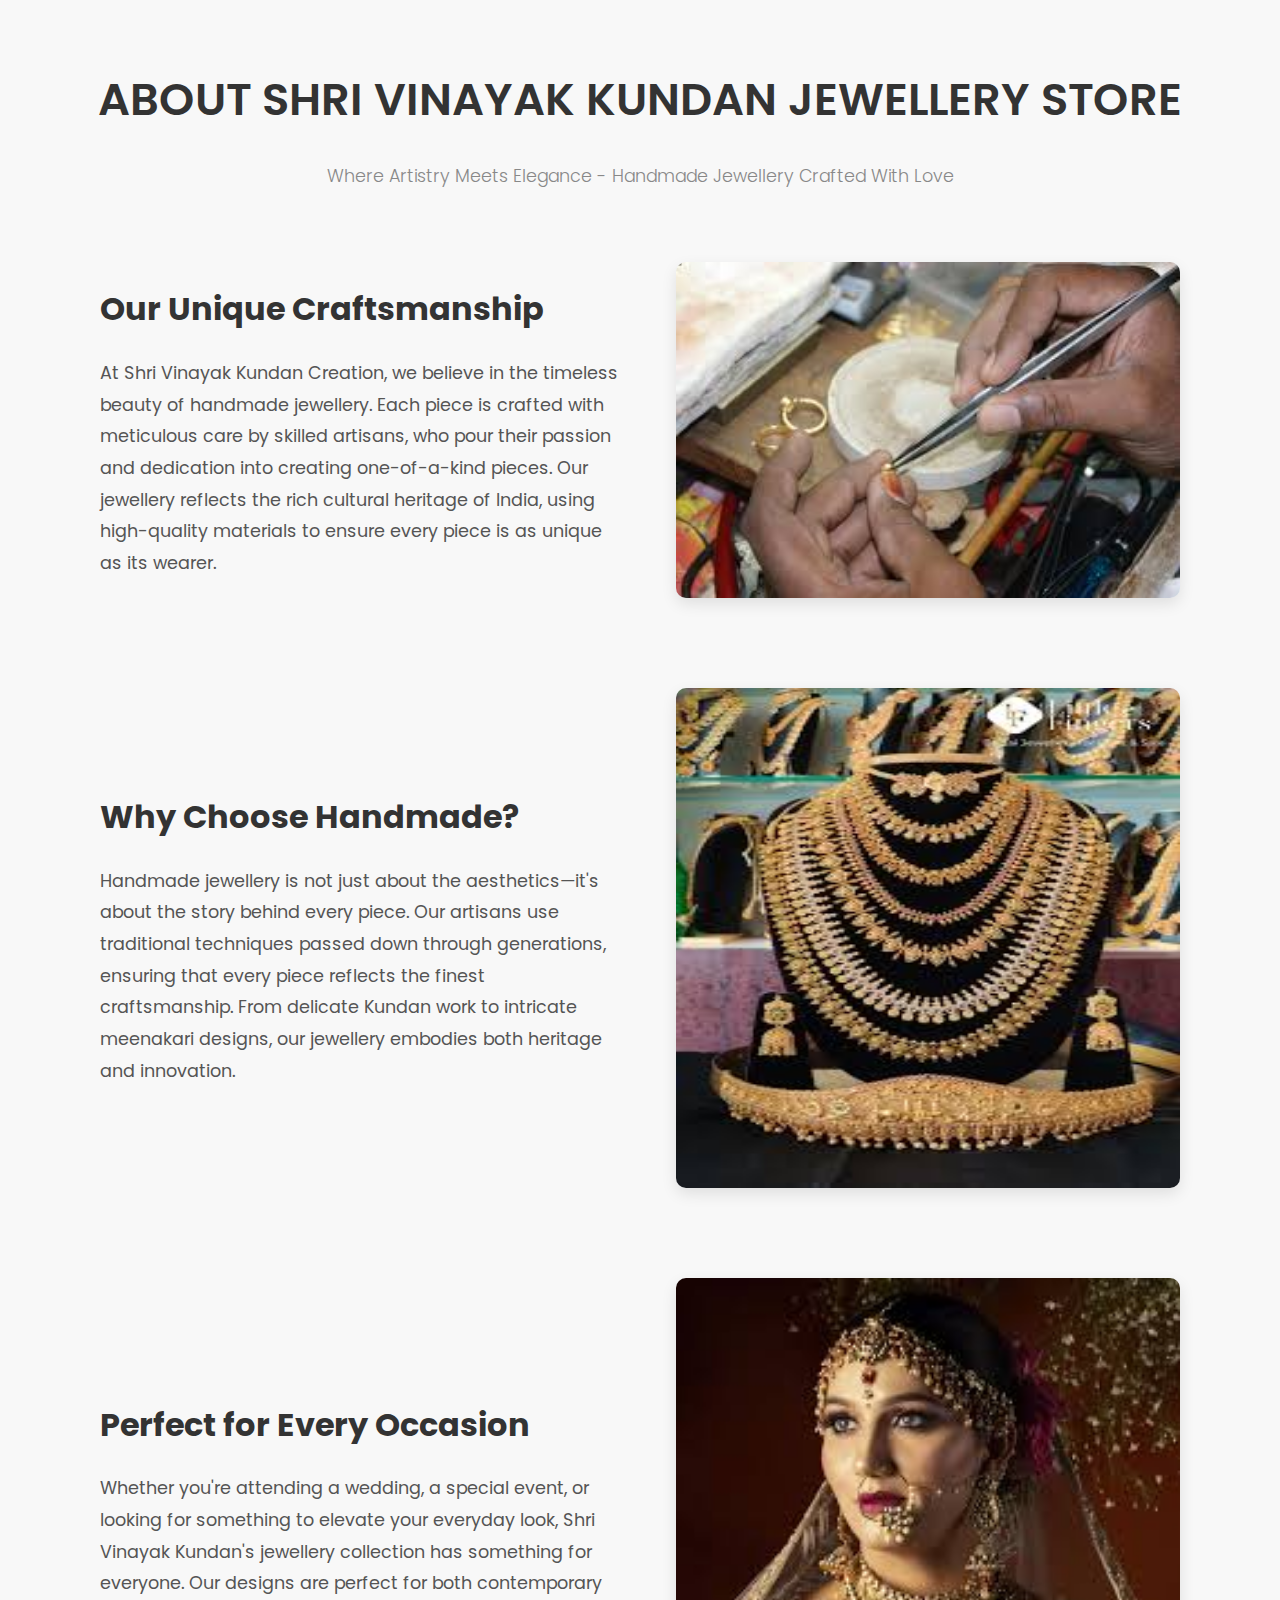
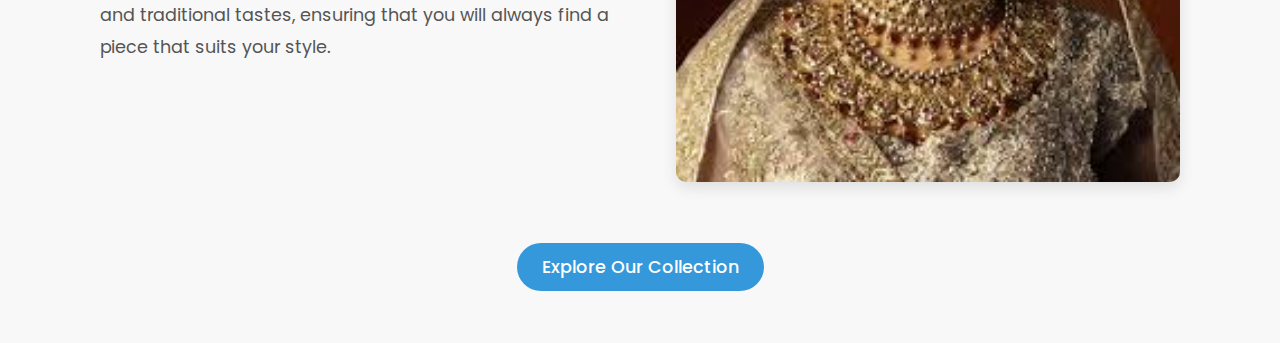
<file: aboutme.html>
<!DOCTYPE html>
<html lang="en">
<head>
    <meta charset="UTF-8">
    <meta name="viewport" content="width=device-width, initial-scale=1.0">
    <title>Shri Vinayak Kundan Jewellery Store</title>
    <link href="https://fonts.googleapis.com/css2?family=Poppins:wght@300;400;600&display=swap" rel="stylesheet">
    <link rel="stylesheet" href="style5.css">
</head>
<body>

    <main>
        <!-- Header Section -->
        <header>
            <h1>About Shri Vinayak Kundan Jewellery Store</h1>
            <p>Where Artistry Meets Elegance - Handmade Jewellery Crafted With Love</p>
        </header>

        <!-- First Section (Image on left, text on right) -->
        <div class="section">
            <img src="handmade.jpg" alt="Handmade Jewellery">
            <div class="content">
                <h2>Our Unique Craftsmanship</h2>
                <p>At Shri Vinayak Kundan Creation, we believe in the timeless beauty of handmade jewellery. Each piece is crafted with meticulous care by skilled artisans, who pour their passion and dedication into creating one-of-a-kind pieces. Our jewellery reflects the rich cultural heritage of India, using high-quality materials to ensure every piece is as unique as its wearer.</p>
            </div>
        </div>

        <!-- Second Section (Image on right, text on left) -->
        <div class="section">
            <div class="content">
                <h2>Why Choose Handmade?</h2>
                <p>Handmade jewellery is not just about the aesthetics—it's about the story behind every piece. Our artisans use traditional techniques passed down through generations, ensuring that every piece reflects the finest craftsmanship. From delicate Kundan work to intricate meenakari designs, our jewellery embodies both heritage and innovation.</p>
            </div>
            <img src="jwel.jpg" alt="Intricate Kundan Design" style="height:500px;">
        </div>

        <!-- Third Section (Image on left, text on right) -->
        <div class="section">
            <img src="bridal.jpg" alt="Bridal Jewellery" >
            <div class="content">
                <h2>Perfect for Every Occasion</h2>
                <p>Whether you're attending a wedding, a special event, or looking for something to elevate your everyday look, Shri Vinayak Kundan's jewellery collection has something for everyone. Our designs are perfect for both contemporary and traditional tastes, ensuring that you will always find a piece that suits your style.</p>
            </div>
        </div>

        <!-- Footer Section -->
        <footer>
            <a href="file:///C:/Users/ACER/OneDrive/Desktop/raindrops/project61/page2.html">Explore Our Collection</a>
        </footer>
    </main>

</body>
</html>
</file>
<file: style5.css>
/* General Reset */
* {
  margin: 0;
  padding: 0;
  box-sizing: border-box;
  font-family: 'Poppins', sans-serif;
}

/* Body Styling */
body {
  background-color: #f8f8f8; /* Light background */
  color: #333; /* Dark text for readability */
  font-size: 16px;
  line-height: 1.8;
  padding: 20px;
}

/* Container for main content */
main {
  width: 100%;
  max-width: 1200px;
  margin: 0 auto;
  padding: 40px;
}

/* Header Section */
header {
  text-align: center;
  margin-bottom: 50px;
}

header h1 {
  font-size: 2.8rem;
  color: #333;
  margin-bottom: 20px;
  font-weight: 600;
  text-transform: uppercase;
}

header p {
  font-size: 1.1rem;
  color: #888;
  font-weight: 300;
}

/* Section Styling - Alternating image and text */
.section {
  display: flex;
  justify-content: space-between;
  align-items: center;
  margin-bottom: 50px;
  flex-wrap: wrap;
}

.section:nth-child(even) {
  flex-direction: row-reverse;
}

.section img {
  width: 45%;
  height: auto;
  border-radius: 10px;
  box-shadow: 0 6px 15px rgba(0, 0, 0, 0.1); /* Soft shadow */
  margin: 20px;
}

.section .content {
  width: 50%;
  padding: 20px;
}

.section .content h2 {
  font-size: 2rem;
  color: #333;
  margin-bottom: 20px;
}

.section .content p {
  font-size: 1.1rem;
  color: #555;
  line-height: 1.8;
}

/* Footer Section */
footer {
  text-align: center;
  margin-top: 40px;
}

footer a {
  text-decoration: none;
  font-size: 1.1rem;
  color: #fff;
  background-color: #3498db;
  padding: 12px 25px;
  border-radius: 25px;
  font-weight: 500;
  transition: all 0.3s ease;
}

footer a:hover {
  background-color: #2980b9;
  transform: scale(1.05);
}
</file>
